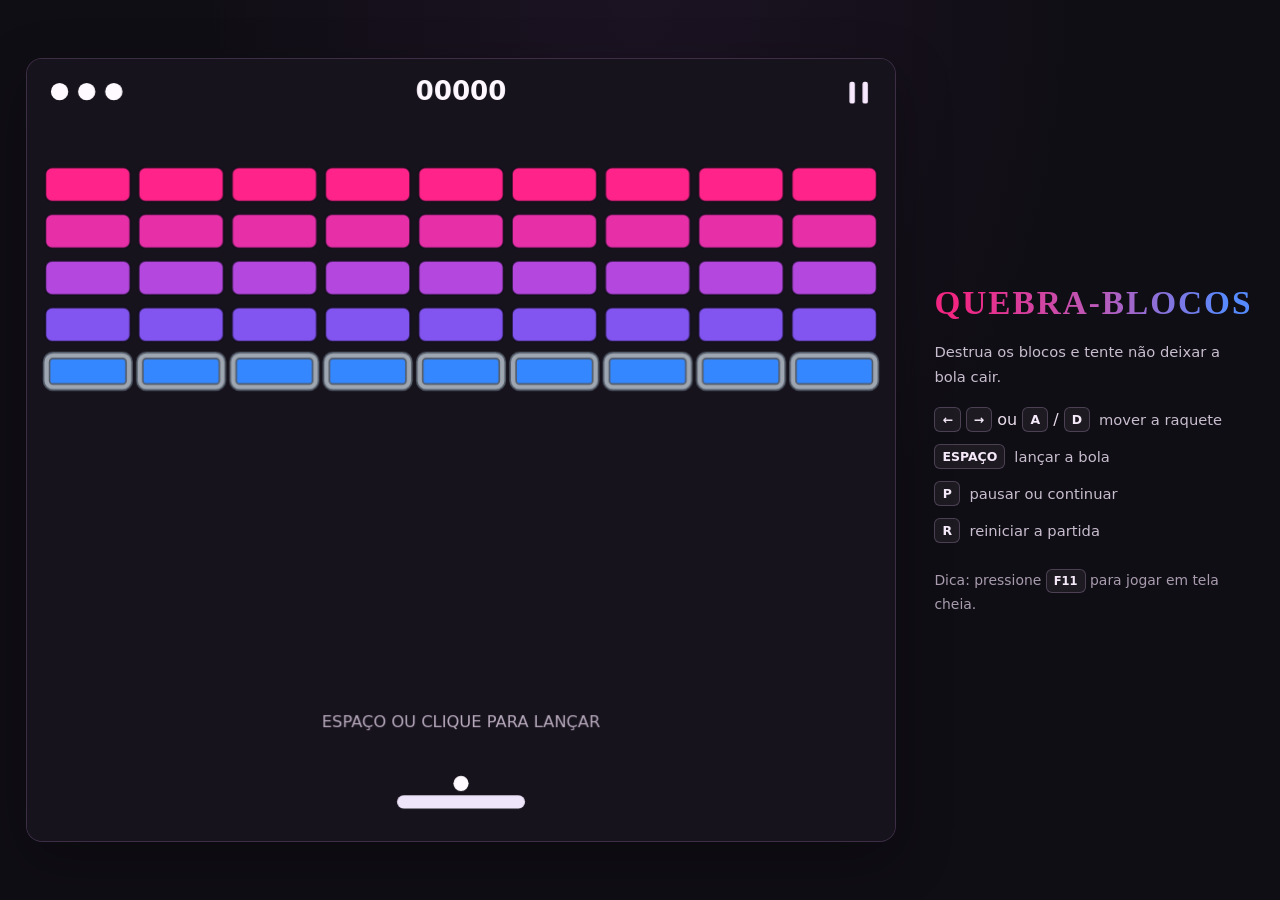
<file: Blocos/index.html>
<!DOCTYPE html>
<html lang="pt-BR">
<head>
  <meta charset="UTF-8">
  <meta name="viewport" content="width=device-width, initial-scale=1.0">
  <meta name="theme-color" content="#100e15">
  <title>Quebra-Blocos</title>
  <link rel="stylesheet" href="style.css">
  <script src="script.js" defer></script>
</head>
<body>
  <main class="game-container">
    <canvas id="blocos" width="800" height="720"
      aria-label="Jogo Quebra-Blocos"></canvas>

    <section class="side-panel">
      <h1>QUEBRA-BLOCOS</h1>
      <p>Destrua os blocos e tente não deixar a bola cair.</p>

      <div class="instructions">
        <span><kbd>←</kbd> <kbd>→</kbd> ou <kbd>A</kbd>/<kbd>D</kbd>
          <small>mover a raquete</small></span>
        <span><kbd>ESPAÇO</kbd> <small>lançar a bola</small></span>
        <span><kbd>P</kbd> <small>pausar ou continuar</small></span>
        <span><kbd>R</kbd> <small>reiniciar a partida</small></span>
      </div>

      <p class="fullscreen-hint">
        Dica: pressione <kbd>F11</kbd> para jogar em tela cheia.
      </p>
    </section>
  </main>
</body>
</html>
</file>
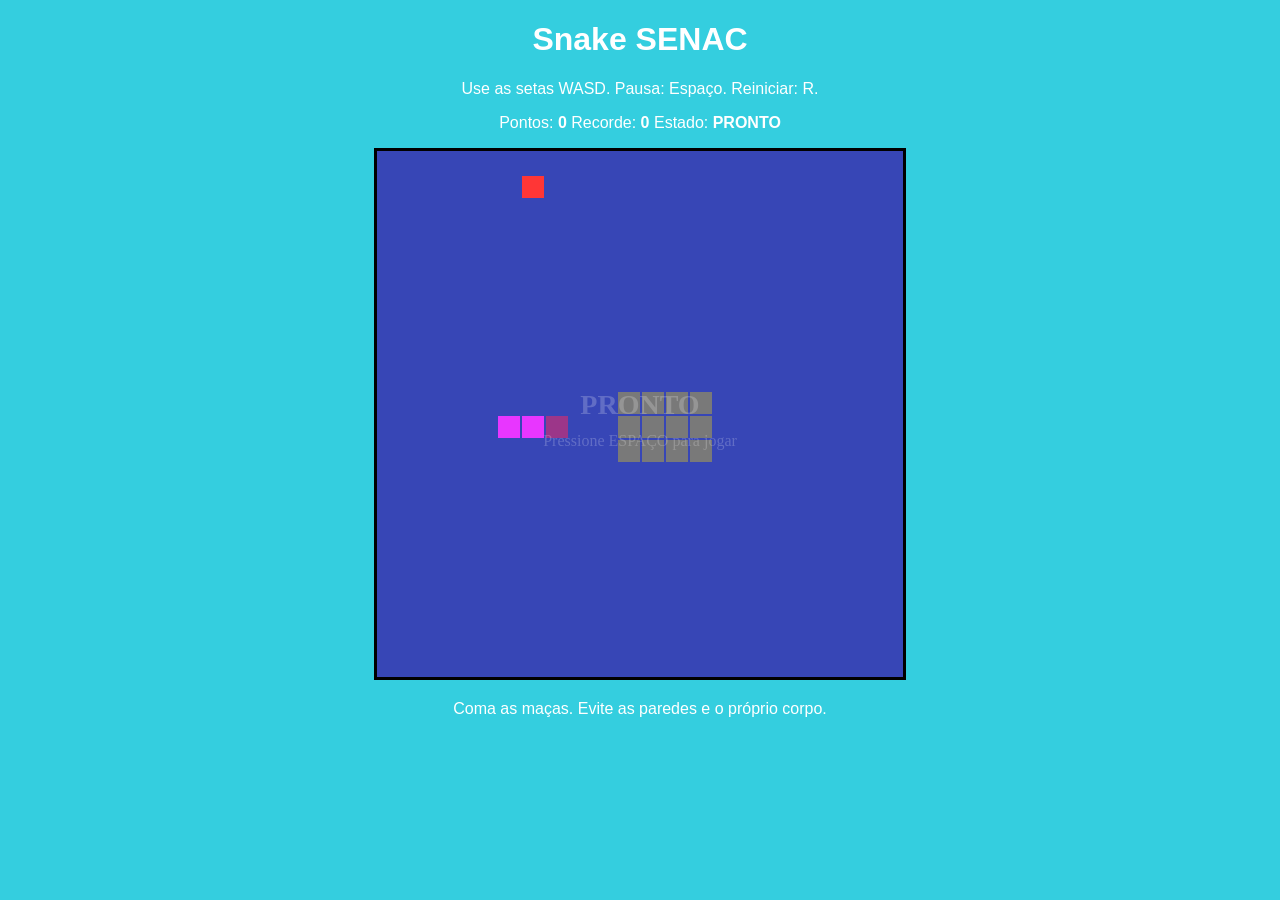
<file: snake/index.html>
<!DOCTYPE html>
<html lang="pt-BR">
<head>
    <meta charset="UTF-8">
    <meta name="viewport" content="width=device-width, initial-scale=1.0">
    <title>\Snake SENAC</title>
    <link rel="stylesheet" href="style.css">
</head>
<body>
    <h1>Snake SENAC</h1>
    <p>Use as setas WASD. Pausa: Espaço. Reiniciar: R.</p>
    <div class="HUD">
        <span>Pontos: <strong id="score">0</strong></span>
        <span>Recorde: <strong id="snake_best">0</strong></span>
        <span>Estado: <strong id="state">PRONTO</strong></span>
    </div>
    <canvas id="game" width="526" height="526"></canvas>
    <p class="hint">Coma as maças. Evite as paredes e o próprio corpo.</p>
<script src="script.js"></script>
</body>
</html>
</file>
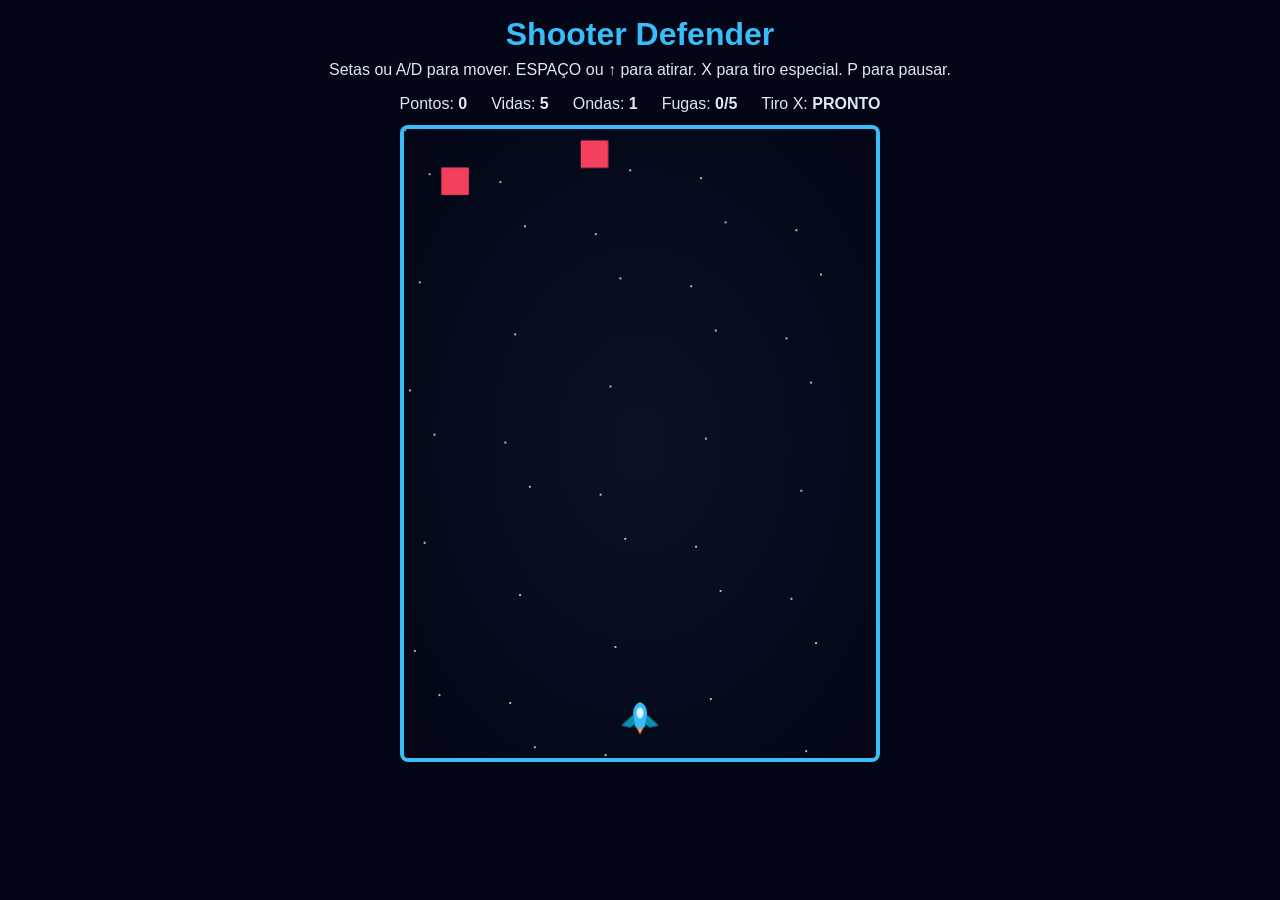
<file: Vertical slice de shooter/index.html>
<!DOCTYPE html>
<html lang="pt-BR">
<head>
    <meta charset="UTF-8">
    <meta name="viewport" content="width=device-width, initial-scale=1.0">
    <title>Shooter Defender</title>
    <link rel="stylesheet" href="style.css">
</head>
<body>

    <header>
        <h1>Shooter Defender</h1>
        <p>
            Setas ou A/D para mover.
            ESPAÇO ou ↑ para atirar.
            X para tiro especial.
            P para pausar.
        </p>
    </header>

    <div class="hud">
        <span>Pontos: <strong id="score">0</strong></span>
        <span>Vidas: <strong id="lives">3</strong></span>
        <span>Ondas: <strong id="wave">1</strong></span>
        <span>Fugas: <strong id="escapes">0/5</strong></span>
        <span>Tiro X: <strong id="special">PRONTO</strong></span>
    </div>

    <canvas id="game" width="480" height="640"></canvas>

    <script src="script.js"></script>

</body>
</html>
</file>
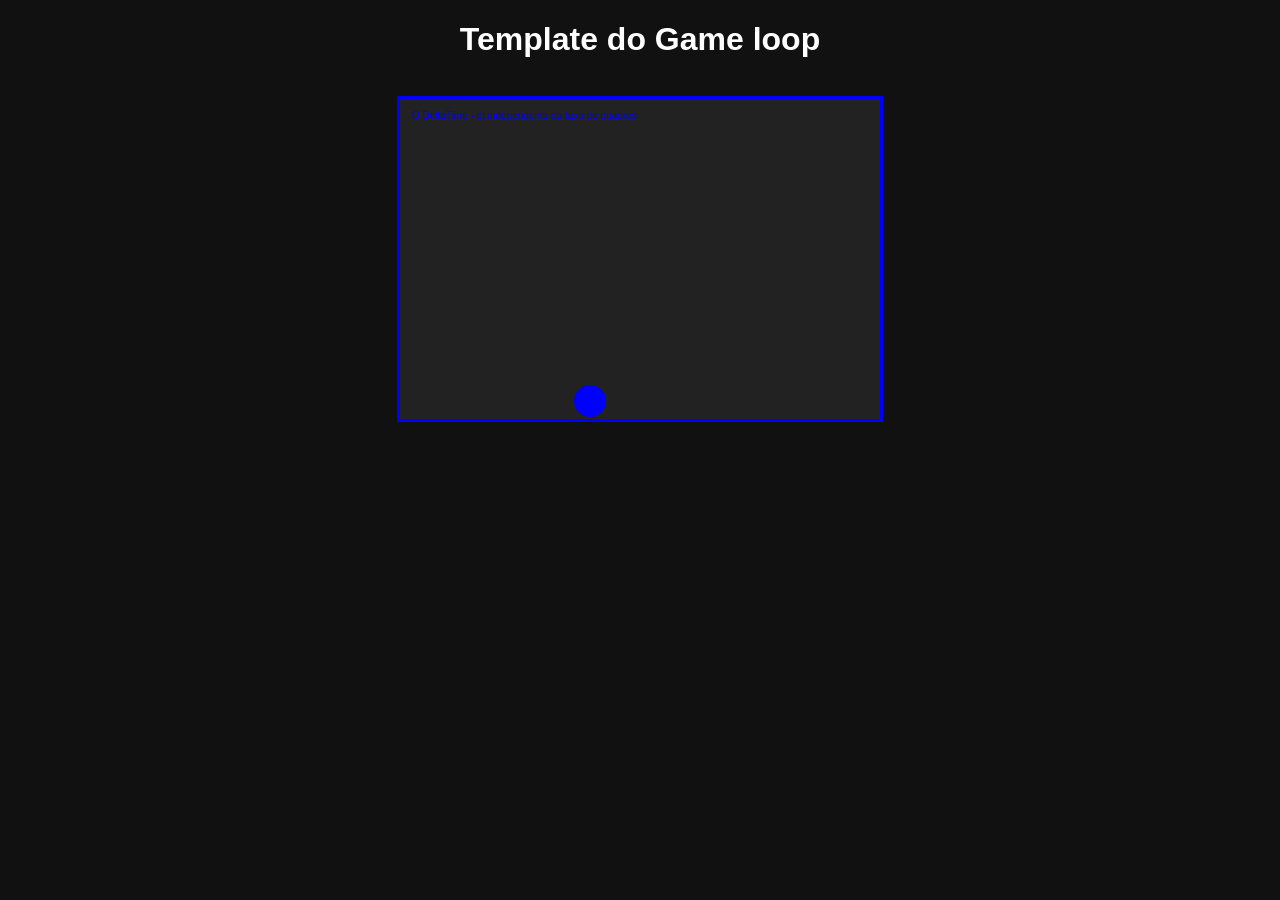
<file: game-loop-base.html>
<!DOCTYPE html>
<html lang="pt-BR">
<head>
    <meta charset="UTF-8">
    <meta name="viewport" content="width=device-width, initial-scale=1.0">
    <title>Game Loop Template</title>
    <link rel="stylesheet" href="style.css">
</head>
<body>
    <h1>Template do Game loop</h1>
    <canvas id="game" width="480" height="320"></canvas>
<script src="script.js"></script>
</body>
</html>
</file>
<file: Blocos/style.css>
* {
  box-sizing: border-box;
}

:root {
  color-scheme: dark;
}

body {
  margin: 0;
  min-height: 100vh;
  background: radial-gradient(
    ellipse at 50% 0%,
    rgba(115, 53, 132, .12),
    transparent 48%
  ), #100e15;
  color: #eee7f3;
  font-family: "Trebuchet MS", system-ui, sans-serif;
}

.game-container {
  width: min(1600px, 100%);
  min-height: 100dvh;
  margin: auto;
  padding: clamp(12px, 2vh, 24px) clamp(12px, 2vw, 30px);
  display: grid;
  grid-template-columns: minmax(0, 1fr) minmax(250px, 320px);
  gap: clamp(20px, 3vw, 54px);
  align-items: center;
}

#blocos {
  display: block;
  grid-column: 1;
  grid-row: 1;
  justify-self: center;
  width: min(100%, 102.22dvh);
  max-height: 92dvh;
  height: auto;
  aspect-ratio: 800 / 720;
  border: 1px solid rgba(194, 142, 215, .22);
  border-radius: 16px;
  background: #17131d;
  box-shadow: 0 18px 55px rgba(0, 0, 0, .3);
  image-rendering: auto;
  touch-action: none;
}

.side-panel {
  grid-column: 2;
  grid-row: 1;
  align-self: center;
  display: flex;
  flex-direction: column;
  gap: 18px;
}

h1 {
  margin: 0;
  font-family: Georgia, "Times New Roman", serif;
  font-size: clamp(1.8rem, 2.6vw, 2.7rem);
  line-height: 1.12;
  font-weight: 700;
  letter-spacing: .06em;
  overflow-wrap: anywhere;
  background: linear-gradient(
    90deg,
    #f12683 8%,
    #bb59b8 51%,
    #568bff 92%
  );
  -webkit-background-clip: text;
  background-clip: text;
  color: transparent;
}

p {
  margin: 0;
  color: #c8bdce;
  font-size: clamp(.92rem, 1.1vw, 1.05rem);
  line-height: 1.7;
}

.instructions {
  display: grid;
  gap: 12px;
  color: #e8dceb;
}

.instructions span {
  display: flex;
  align-items: center;
  flex-wrap: wrap;
  gap: 5px;
}

.instructions small {
  color: #c8bdce;
  font-size: .92rem;
  margin-left: 4px;
}

kbd {
  display: inline-block;
  min-width: 26px;
  padding: 4px 7px;
  border: 1px solid rgba(213, 174, 230, .25);
  border-radius: 6px;
  background: rgba(255, 255, 255, .055);
  color: #f6eafa;
  font: 600 .78rem system-ui, sans-serif;
  text-align: center;
}

.fullscreen-hint {
  margin-top: 8px;
  font-size: .87rem;
  color: #a99caf;
}

.fullscreen-hint kbd {
  font-size: .72rem;
}

/* Telas menores */
@media (max-width: 760px) {
  .game-container {
    min-height: 100dvh;
    grid-template-columns: minmax(0, 1fr);
    grid-template-rows: auto auto;
    gap: 16px;
    padding: 18px 12px;
  }

  .side-panel {
    grid-column: 1;
    grid-row: 1;
    text-align: center;
    gap: 10px;
  }

  h1 {
    font-size: clamp(1.8rem, 7vw, 2.6rem);
    letter-spacing: .045em;
  }

  .instructions {
    width: fit-content;
    max-width: 100%;
    margin: 0 auto;
    text-align: left;
    gap: 8px;
  }

  #blocos {
    grid-column: 1;
    grid-row: 2;
    width: min(100%, 102.22dvh);
    max-height: 78dvh;
  }
}
</file>
<file: snake/style.css>
body{
    margin: 0;
    background-color: #34cedf;
    color: #fff;
    font-family: Arial, Helvetica, sans-serif;
    text-align: center;
}
canvas{
    background-color: #0215a3;
    border: 3px solid #000000;
    margin-top: 16px;
}
</file>
<file: Vertical slice de shooter/style.css>
* {
    box-sizing: border-box;
}

body {
    margin: 0;
    min-height: 100vh;
    min-height: 100dvh;
    display: flex;
    flex-direction: column;
    align-items: center;
    font-family: 'Segoe UI', Arial, sans-serif;
    background-color: #020617;
    color: #e2e8f0;
}

header {
    text-align: center;
    padding: 16px 12px 8px;
    flex-shrink: 0;
}

h1 {
    margin: 0;
    color: #38bdf8;
}

header p {
    margin: 8px 0 0;
}

.hud {
    display: flex;
    justify-content: center;
    flex-wrap: wrap;
    gap: 24px;
    margin: 8px 12px 12px;
    flex-shrink: 0;
}

canvas {
    display: block;
    border: 4px solid #38bdf8;
    border-radius: 8px;
    background: radial-gradient(#0b1224, #020617);

    /* Mantém a proporção original do jogo.
       Reduz o tamanho somente quando necessário. */

    width: min(480px, 92vw, calc((100dvh - 145px) * 0.75));
    height: auto;
    flex-shrink: 1;
}

/* Ajustes para telas com pouca altura */

@media (max-height: 650px) {
    header {
        padding: 6px 10px 4px;
    }

    header p {
        margin-top: 4px;
        font-size: 13px;
    }

    .hud {
        gap: 10px 16px;
        margin: 4px 10px 8px;
        font-size: 13px;
    }

    canvas {
        width: min(480px, 92vw, calc((100dvh - 125px) * 0.75));
    }
}
</file>
<file: style.css>
body{
    margin: 0;
    background-color: #111;
    color: #fff;
    font-family: Arial, Helvetica, sans-serif;
    text-align: center;
}

canvas{
    background-color: #222;
    border: 3px solid #0000FF;
    margin-top: 16px;
}
</file>
